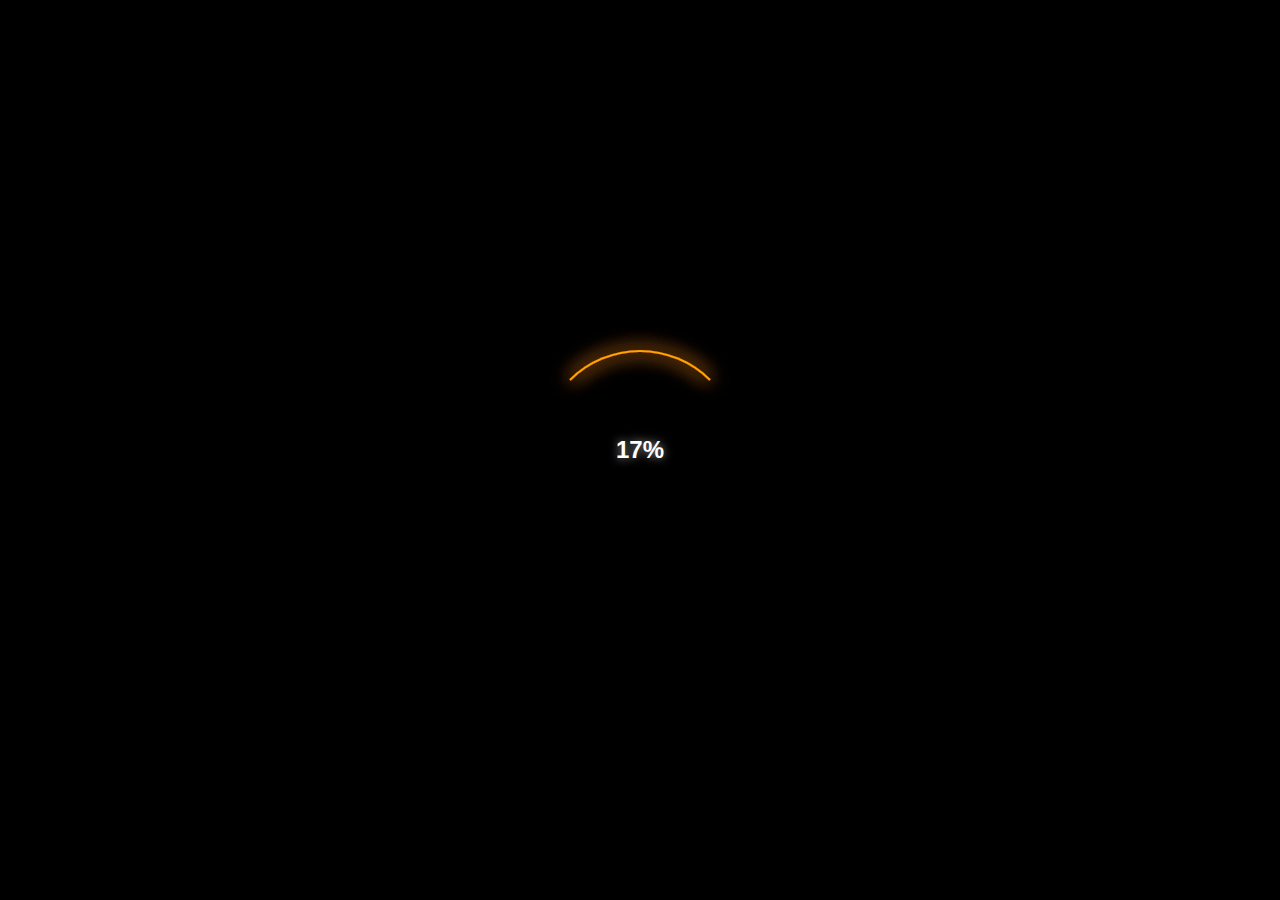
<file: index.html>
<!DOCTYPE html>
<html lang="en">
<head>
  <meta charset="UTF-8" />
  <meta name="viewport" content="width=device-width, initial-scale=1.0" />
  <title>Affordable Taxi Service for BIUST Students | RideLink Botswana</title>
  <meta name="description" content="BIUST RideLink connects BIUST students with trusted, affordable taxi drivers in Botswana. Enjoy fair, safe, and reliable transportation with verified drivers. Book your ride easily and avoid overcharging." />
  <link rel="stylesheet" href="./Home.css" />
  <link rel="icon" href="https://via.placeholder.com/32?text=Favicon" type="image/x-icon" />
  <script src="./app.js" defer></script>

  <!-- Loader Styles -->
  <style>
    .loader {
      position: fixed;
      top: 0;
      left: 0;
      width: 100vw;
      height: 100vh;
      background-color: #000;
      display: flex;
      justify-content: center;
      align-items: center;
      z-index: 9999;
    }
    .loader-inner {
      position: relative;
      width: 200px;
      height: 200px;
    }
    .ring {
      position: absolute;
      width: 100%;
      height: 100%;
      border-radius: 50%;
      border: 2px solid transparent;
      border-top-style: solid;
    }
    .r1 { border-top-color: #FFD700; animation: rotate1 1.4s linear infinite; filter: drop-shadow(0 0 10px #FFD700); }
    .r2 { border-top-color: #FF0000; animation: rotate2 1.9s linear infinite; filter: drop-shadow(0 0 10px #FF0000); }
    .r3 { border-top-color: #000000; animation: rotate3 2.3s linear infinite; filter: drop-shadow(0 0 10px #555); }
    .r4 { border-top-color: #FFA500; animation: rotate4 2.8s linear infinite; filter: drop-shadow(0 0 10px #FFA500); }
    .progress-text {
      position: absolute;
      top: 50%;
      left: 50%;
      transform: translate(-50%, -50%);
      color: white;
      font-size: 1.5em;
      font-weight: bold;
      text-shadow: 0 0 10px rgba(255, 255, 255, 0.6);
    }
    @keyframes rotate1 { 0% { transform: rotate(0deg); } 100% { transform: rotate(360deg); } }
    @keyframes rotate2 { 0% { transform: rotate(0deg); } 100% { transform: rotate(360deg); } }
    @keyframes rotate3 { 0% { transform: rotate(0deg); } 100% { transform: rotate(360deg); } }
    @keyframes rotate4 { 0% { transform: rotate(0deg); } 100% { transform: rotate(360deg); } }
  </style>

  <!-- LocalBusiness Structured Data for SEO -->
  <script type="application/ld+json">
  {
    "@context": "https://schema.org",
    "@type": "TaxiService",
    "name": "BIUST RideLink",
    "description": "Affordable and trusted taxi service connecting BIUST students with reliable drivers in Botswana.",
    "url": "https://yourdomain.com",
    "telephone": "+267 78 308 369",
    "areaServed": {
      "@type": "Place",
      "name": "Palapye, Botswana"
    },
    "address": {
      "@type": "PostalAddress",
      "addressLocality": "Palapye",
      "addressRegion": "Central District",
      "addressCountry": "BW"
    },
    "logo": "https://yourdomain.com/logo.png",
    "sameAs": [
      "https://https://web.facebook.com/profile.php?id=61578071232933 ",
      "https://twitter.com/yourprofile"
    ]
  }
  </script>
</head>

<body>
  <!-- Loader -->
  <div class="loader" id="loader">
    <div class="loader-inner">
      <div class="ring r1"></div>
      <div class="ring r2"></div>
      <div class="ring r3"></div>
      <div class="ring r4"></div>
      <div class="progress-text" id="progress-text">0%</div>
    </div>
  </div>

  <!-- Main Content -->
  <div id="main-content" style="display: none;">
    <header>
      <div class="header-content">
          <img src="./Images/light mode logo.png" alt="RideLink Logo" class="logo" />
          <nav id="mobileMenu">
              <a href="./index.html" id="active-tab">Home</a>
              <a href="./drivers.html">Drivers</a>
              <a href="./contacts.html">Contact</a>
          </nav>
          <button id="mode-toggle" aria-label="Toggle light and dark mode">Light Mode</button>
          <button class="menu-toggle" onclick="toggleMenu()">☰</button>
      </div>
    </header>

    <div class="container">
      <section class="landing-section">
        <div class="text-section">
          <h1>"No more overcharging. Just honest rides"</h1>
          <p>BIUST RideLink connects you with trusted, affordable taxi drivers. No more overcharging — just fair, student-friendly rides in and around BIUST. Simple. Honest. Local.</p>
          <a href="./Mainwhatsappform.html"><button>Book Now</button></a>
        </div>
        <div class="image-section">
          <img src="./Images/hero image.png" alt="Taxi Illustration" />
        </div>
      </section>

      <section id="about" class="section">
        <h2>About RideLink</h2>
        <p style="text-align: center; max-width: 800px; margin: auto;">
          BIUST RideLink is the trusted and affordable taxi service for BIUST students and residents of Palapye, Botswana. Our platform connects you with reliable, verified drivers who provide fair prices and safe rides. Say goodbye to overcharging and hello to easy, student-friendly transport in and around BIUST and Palapye.
        </p>
      </section>

      <section id="drivers" class="section">
        <h2>Top/Hot Drivers🔥</h2>
        <div class="drivers-list">
          <div class="driver-card">
            <img src="./Images/driver images/Daniel Melody.jpg" alt="Image of Driver" />
            <h3>Daniel Melody</h3>
            <div class="rating">⭐</div>
            <p>Palapye - BIUST</p>
            <p>Plate: B 227 BPT</p>
            <p>P40 per trip</p>
            <a href="Mainwhatsappform.html"><button>Book Now</button></a>
          </div>
          <div class="driver-card">
            <img src="./Images/driver images/Abednico Boitumelo.jpg" alt="Image of Driver" />
            <h3>Abednico Boitumelo</h3>
            <div class="rating">⭐</div>
            <p>BIUST - Palapye</p>
            <p>Plate: B 514 BWO</p>
            <p>P40 per trip</p>
            <a href="./Mainwhatsappform.html"><button>Book Now</button></a>
          </div>
          <div class="driver-card">
            <img src="./Images/driver images/Loeto Lathang.jpg" alt="Image of Driver" />
            <h3>Loeto Lathang</h3>
            <div class="rating">⭐</div>
            <p>BIUST - Mall</p>
            <p>Plate: B 115 BPI</p>
            <p>P35 per trip</p>
            <a href="./Mainwhatsappform.html"><button>Book Now</button></a>
          </div>
        </div>
      </section>

      <section id="contact" class="section contacts">
        <h2>Contact Us</h2>
        <p>Email: <a href="mailto:biustridelink@gmail.com">biustridelink@gmail.com</a></p>
        <p>Phone: +267 78 308 369</p>
      </section>
    </div>

    <footer>
      <p>&copy; 2025 RideLink. All rights reserved.</p>
      <p>Follow us on 
        <a href="https://web.facebook.com/profile.php?id=61578071232933" target="_blank">Facebook</a> | 
        <a href="https://twitter.com/yourprofile" target="_blank">Twitter</a>
        <div>
          <a href="https://www.flaticon.com/free-icons/trust" title="trust icons">Trust icons created by berkahicon - Flaticon</a>
        </div>
      </p>
    </footer>
  </div>

  <!-- Loader Script -->
  <script>
    const text = document.getElementById('progress-text');
    const loader = document.getElementById('loader');
    const main = document.getElementById('main-content');
    let progress = 0;

    const interval = setInterval(() => {
      progress += 1;
      text.textContent = `${progress}%`;
      if (progress >= 100) {
        clearInterval(interval);
        loader.style.display = 'none';
        main.style.display = 'block';
      }
    }, 40); // 100 * 40ms = ~4 seconds
  </script>
</body>
</html>
</file>
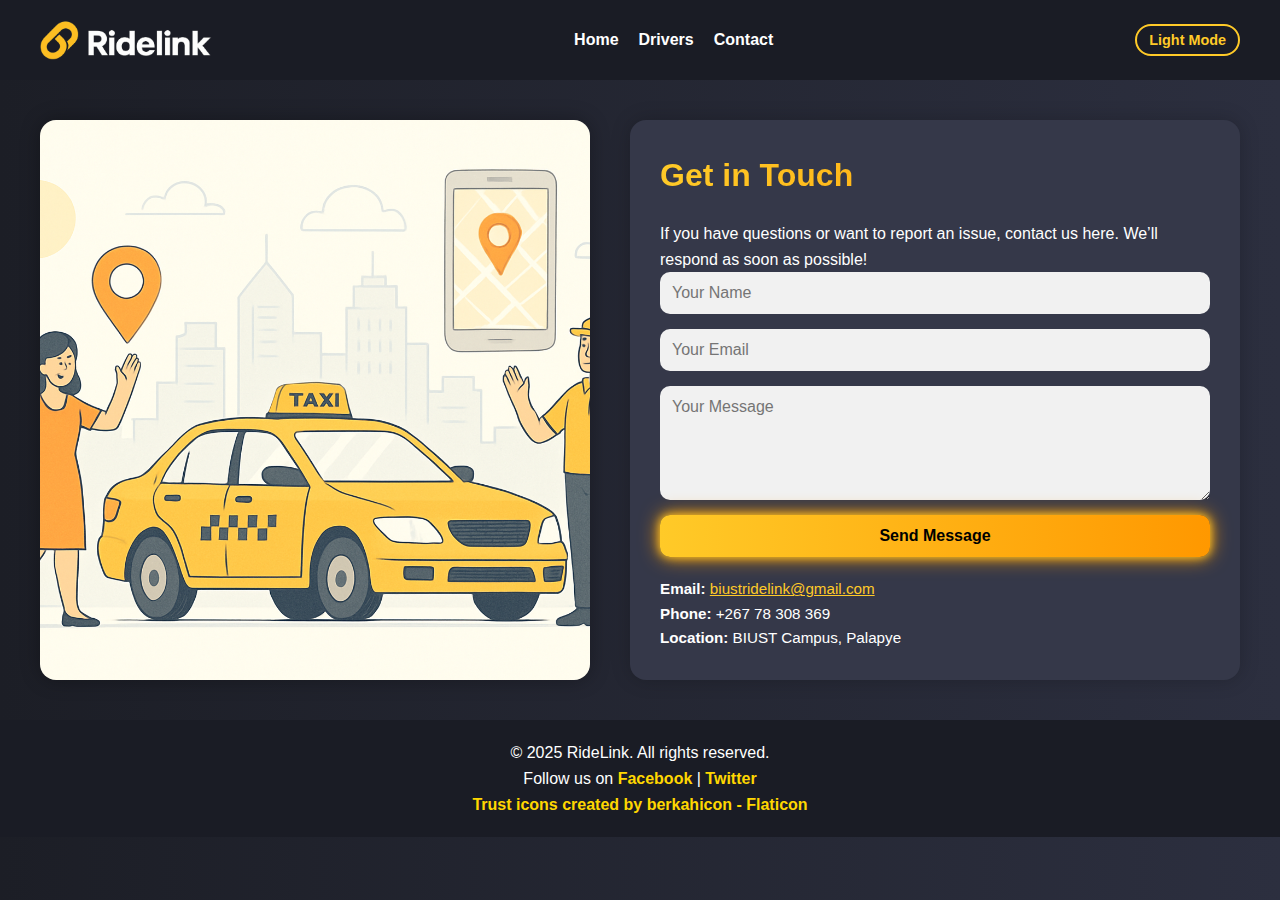
<file: contacts.html>
<!DOCTYPE html>
<html lang="en">
<head>
  <meta charset="UTF-8" />
  <meta name="viewport" content="width=device-width, initial-scale=1.0"/>
  <title>Contact Us | RideLink Botswana</title>
  <meta name="description" content="Get in touch with BIUST RideLink for safe and affordable taxi transport in Palapye. Reach out via email, phone, or the contact form." />
  <link rel="icon" href="https://via.placeholder.com/32?text=Favicon" type="image/x-icon" />
  <script src="./app.js" defer></script>
  <link rel="stylesheet" href="contacts.css"><link>
  <link rel="stylesheet" href="Home.css"><link>
</head>
<body>
  <header>
    <div class="header-content">
      <img src="./Images/light mode logo.png" alt="RideLink Logo" class="logo" />
      <nav id="mobileMenu">
        <a href="./index.html">Home</a>
        <a href="./drivers.html">Drivers</a>
        <a href="./contacts.html" id="active-tab">Contact</a>
      </nav>
      <button id="mode-toggle" aria-label="Toggle light and dark mode">Light Mode</button>
      <button class="menu-toggle" onclick="toggleMenu()">☰</button>
    </div>
  </header>

  <main class="contact-page">
    <div class="contact-wrapper">
      <div class="contact-image">
        <img src="./Images/light.mode.background.png" alt="Taxi Contact" />
      </div>
      <div class="contact-form">
        <h2>Get in Touch</h2>
        <p>If you have questions or want to report an issue, contact us here. We’ll respond as soon as possible!</p>
        <form action="https://api.web3forms.com/submit" method="POST">
      
          <input type="hidden" name="access_key" value="f53f9260-d38f-4d53-9e2d-e3dc147a28e1">

          <input name="name" type="text" placeholder="Your Name" required />
          <input name="email" type="email" placeholder="Your Email" required />
          <textarea name="messege" placeholder="Your Message" rows="5" required></textarea>
          <button type="submit">Send Message</button>
        </form>
        <div class="contact-info">
          <p><strong>Email:</strong> <a href="mailto:biustridelink@gmail.com">biustridelink@gmail.com</a></p>
          <p><strong>Phone:</strong> +267 78 308 369</p>
          <p><strong>Location:</strong> BIUST Campus, Palapye</p>
        </div>
      </div>
    </div>
  </main>

  <footer>
    <p>&copy; 2025 RideLink. All rights reserved.</p>
    <p>
      Follow us on
      <a href="https://web.facebook.com/profile.php?id=61578071232933" target="_blank">Facebook</a> |
      <a href="https://twitter.com/yourprofile" target="_blank">Twitter</a>
    </p>
    <div>
      <a href="https://www.flaticon.com/free-icons/trust" title="trust icons">Trust icons created by berkahicon - Flaticon</a>
    </div>
  </footer>
</body>
</html>
</file>
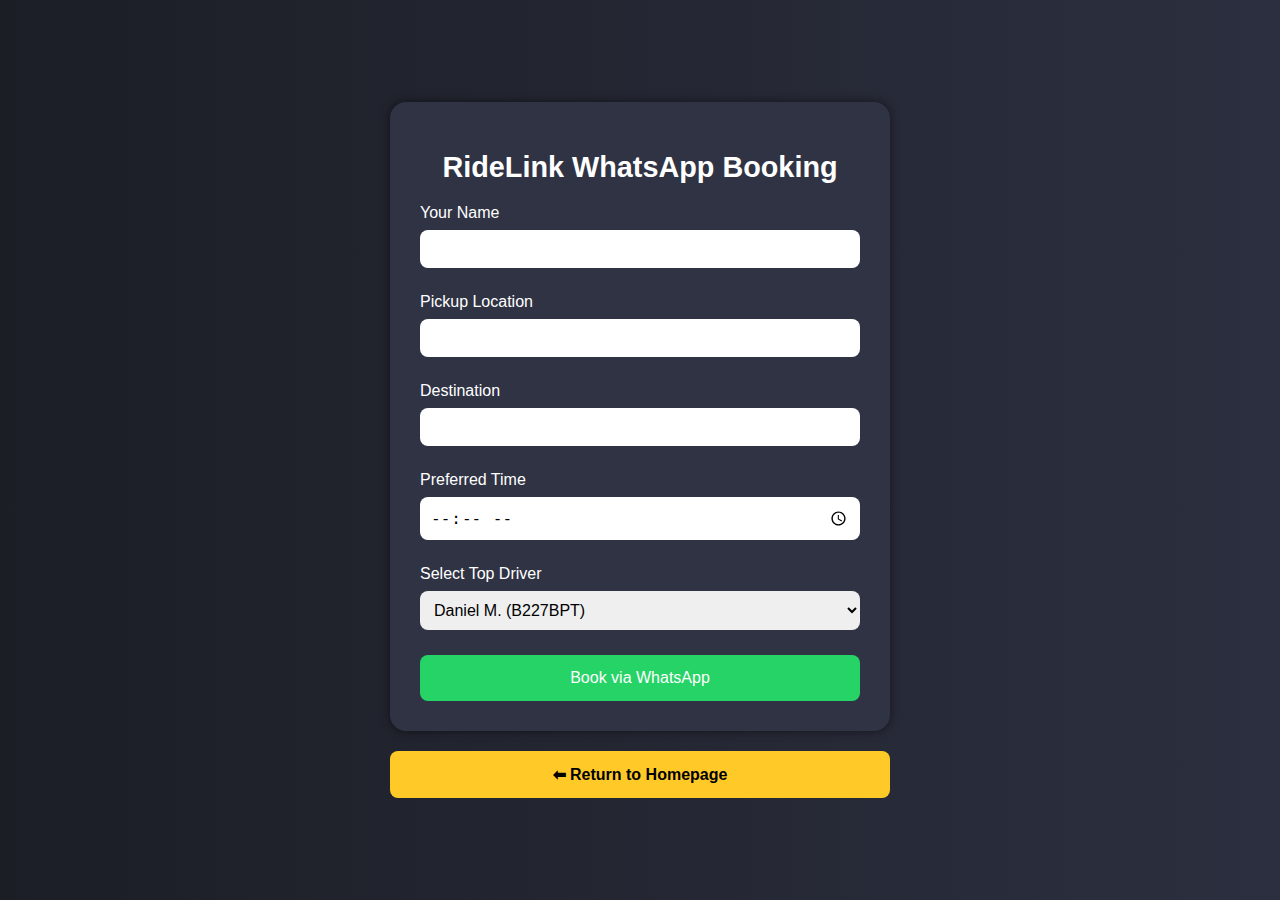
<file: Mainwhatsappform.html>
<!DOCTYPE html>
<html lang="en">
<head>
  <meta charset="UTF-8">
  <meta name="viewport" content="width=device-width, initial-scale=1.0">
  <title>RideLink WhatsApp Booking</title>
  <meta name="description" content="Book your ride with RideLink via WhatsApp. Connect with our trusted drivers for affordable and reliable transportation.">
  <link rel="stylesheet" href="./mainwhatsappfom.css">
  <script src="./app.js" defer></script>
</head>
<body>
  <main class="form-container" role="main">
    <h1>RideLink WhatsApp Booking</h1>
    <form id="bookingForm" autocomplete="on" onsubmit="sendToWhatsapp(event)">
      <label for="name">Your Name</label>
      <input type="text" id="name" name="name" required autocomplete="name">

      <label for="pickup">Pickup Location</label>
      <input type="text" id="pickup" name="pickup" required>

      <label for="destination">Destination</label>
      <input type="text" id="destination" name="destination" required>

      <label for="time">Preferred Time</label>
      <input type="time" id="time" name="time" required>

      <label for="driver">Select Top Driver</label>
      <select id="driver" name="driver" required>
        <option value="26775254251|Daniel M.">Daniel M. (B227BPT)</option>
        <option value="26775405588|Loeto L.">Loeto L. (B115BPI)</option>
        <option value="26776616387|Abednico B.">Abednico B. (B514BWO)</option>
      </select>

      <button type="submit">Book via WhatsApp</button>
    </form>
    
  </main>

  <a href="index.html" class="button back-button" style="width: 90%; max-width: 500px; text-align: center; padding: 14px; border-radius: 8px;" rel="noopener noreferrer">⬅ Return to Homepage</a>

</body>
</html>
</file>
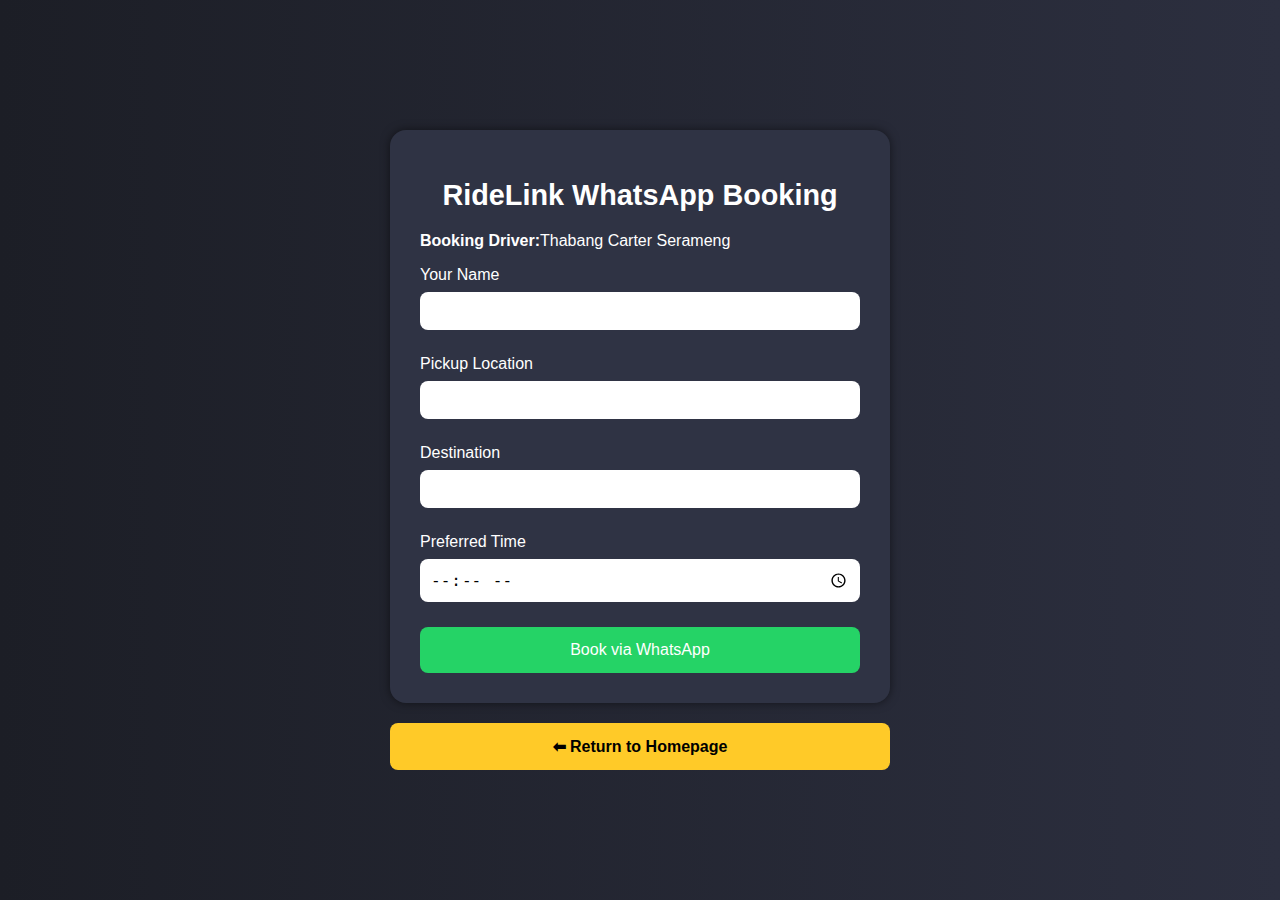
<file: DriversWhatappforms(HTML&CSS)/Driver1.html>
<!DOCTYPE html>
<html lang="en">
<head>
  <meta charset="UTF-8">
  <meta name="viewport" content="width=device-width, initial-scale=1">
  <title>RideLink Booking - Driver Page</title>
  <style>
    * {
      box-sizing: border-box;
    }

    body {
      font-family: Arial, sans-serif;
      background: linear-gradient(to right, #1c1e26, #2c2f3f);
      color: white;
      margin: 0;
      padding: 0;
      display: flex;
      justify-content: center;
      align-items: center;
      flex-direction: column;
      min-height: 100vh;
    }

    main.form-container {
      background-color: #2f3344;
      padding: 30px;
      border-radius: 16px;
      box-shadow: 0 0 10px rgba(0,0,0,0.5);
      width: 90%;
      max-width: 500px;
      margin-bottom: 20px;
    }

    .form-container h1 {
      text-align: center;
      margin-bottom: 20px;
      font-size: 1.8rem;
    }

    label {
      display: block;
      margin-bottom: 8px;
      margin-top: 15px;
    }

    input {
      width: 100%;
      padding: 10px;
      border-radius: 8px;
      border: none;
      margin-bottom: 10px;
      font-size: 1rem;
    }

    button {
      width: 100%;
      padding: 14px;
      background: #25d366;
      color: white;
      border: none;
      border-radius: 8px;
      font-size: 16px;
      cursor: pointer;
      margin-top: 15px;
    }

    button:hover {
      background: #1ebe5d;
    }

    .confirmation {
      margin-top: 15px;
      background-color: #28a745;
      padding: 12px;
      border-radius: 8px;
      text-align: center;
      display: none;
      font-weight: bold;
    }

    .back-button {
      background: #ffca28;
      color: #000;
      text-align: center;
      text-decoration: none;
      font-weight: bold;
    }

    .back-button:hover {
      background: #f2b400;
    }

    @media (max-width: 480px) {
      main.form-container {
        padding: 20px;
        border-radius: 12px;
      }

      h1 {
        font-size: 1.5rem;
      }

      input, button {
        font-size: 1rem;
      }
    }
  </style>
</head>
<body>
  <main class="form-container" role="main">
    <h1>RideLink WhatsApp Booking</h1>
    <p><strong>Booking Driver:</strong>Thabang Carter Serameng</p>
    <form id="bookingForm" autocomplete="on" onsubmit="sendToWhatsapp(event)">
      <label for="name">Your Name</label>
      <input type="text" id="name" name="name" required autocomplete="name">

      <label for="pickup">Pickup Location</label>
      <input type="text" id="pickup" name="pickup" required>

      <label for="destination">Destination</label>
      <input type="text" id="destination" name="destination" required>

      <label for="time">Preferred Time</label>
      <input type="time" id="time" name="time" required>

      <button type="submit">Book via WhatsApp</button>
    </form>
    <div class="confirmation" id="confirmationMessage">✅ Your booking request has been sent via WhatsApp!</div>
  </main>

  <a href="../index.html" class="button back-button" style="width: 90%; max-width: 500px; text-align: center; padding: 14px; border-radius: 8px;" rel="noopener noreferrer">⬅ Return to Homepage</a>

  <script>
    // Driver info should be replaced per driver file
    const DRIVER_NAME = "Thabang Carter Serameng";
    const DRIVER_PHONE = "26777013999";

    function sendToWhatsapp(event) {
      event.preventDefault();

      const name = document.getElementById("name").value.trim();
      const pickup = document.getElementById("pickup").value.trim();
      const destination = document.getElementById("destination").value.trim();
      const time = document.getElementById("time").value;

      const message = `🚨 *RideLink Booking Alert* 🚖\n\n` +
                      `*Driver:* ${DRIVER_NAME}\n` +
                      `*Customer:* ${name}\n` +
                      `*Pickup Location:* ${pickup}\n` +
                      `*Destination:* ${destination}\n` +
                      `*Time:* ${time}\n\n` +
                      `Please respond to confirm this trip.`;

      const whatsappURL = `https://wa.me/${DRIVER_PHONE}?text=${encodeURIComponent(message)}`;
      window.open(whatsappURL, '_blank', 'noopener,noreferrer');

      const confirmation = document.getElementById("confirmationMessage");
      confirmation.style.display = "block";
    }
  </script>
</body>
</html>
</file>
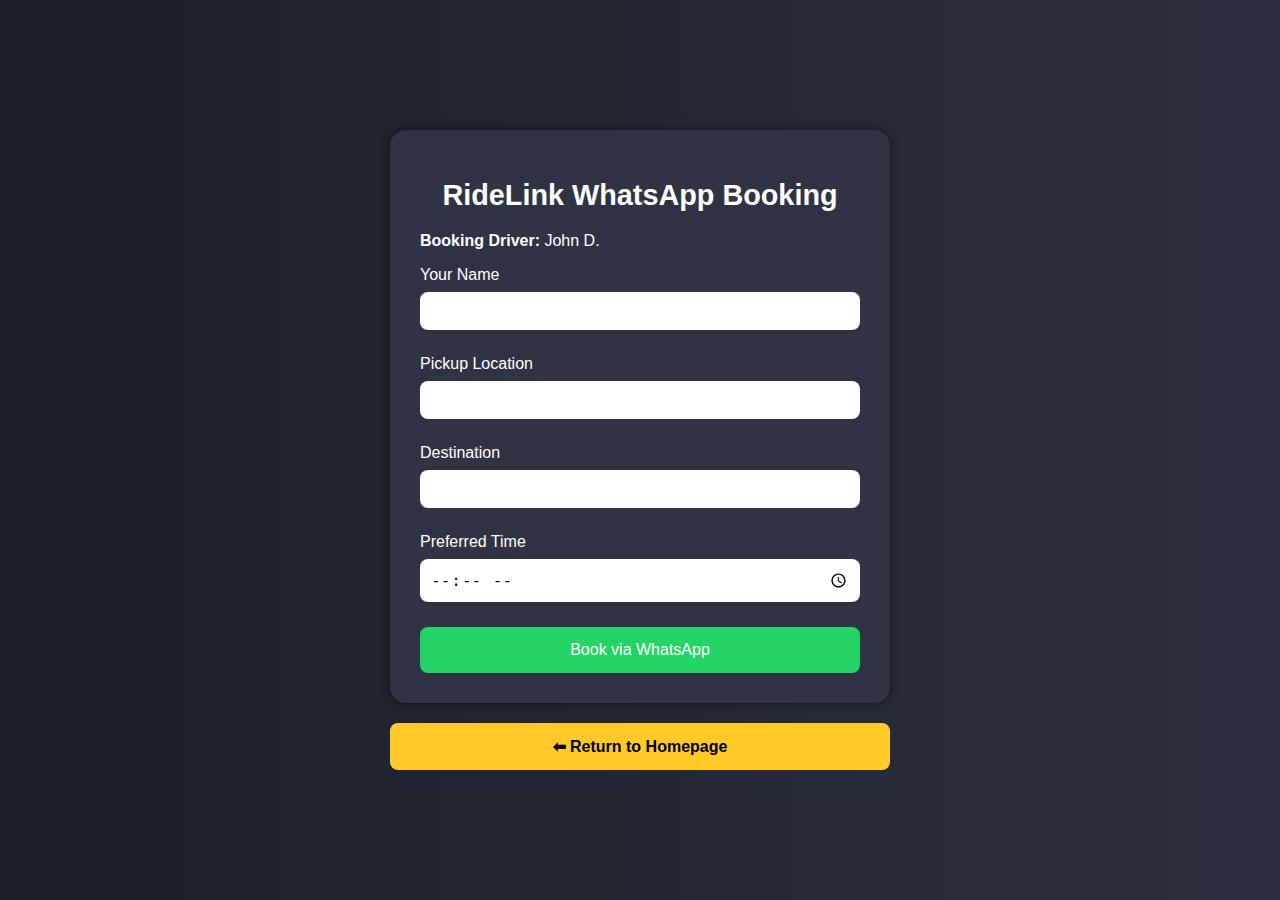
<file: DriversWhatappforms(HTML&CSS)/driver10.html>
<!DOCTYPE html>
<html lang="en">
<head>
  <meta charset="UTF-8">
  <meta name="viewport" content="width=device-width, initial-scale=1">
  <title>RideLink Booking - Driver Page</title>
  <style>
    * {
      box-sizing: border-box;
    }

    body {
      font-family: Arial, sans-serif;
      background: linear-gradient(to right, #1c1e26, #2c2f3f);
      color: white;
      margin: 0;
      padding: 0;
      display: flex;
      justify-content: center;
      align-items: center;
      flex-direction: column;
      min-height: 100vh;
    }

    main.form-container {
      background-color: #2f3344;
      padding: 30px;
      border-radius: 16px;
      box-shadow: 0 0 10px rgba(0,0,0,0.5);
      width: 90%;
      max-width: 500px;
      margin-bottom: 20px;
    }

    .form-container h1 {
      text-align: center;
      margin-bottom: 20px;
      font-size: 1.8rem;
    }

    label {
      display: block;
      margin-bottom: 8px;
      margin-top: 15px;
    }

    input {
      width: 100%;
      padding: 10px;
      border-radius: 8px;
      border: none;
      margin-bottom: 10px;
      font-size: 1rem;
    }

    button {
      width: 100%;
      padding: 14px;
      background: #25d366;
      color: white;
      border: none;
      border-radius: 8px;
      font-size: 16px;
      cursor: pointer;
      margin-top: 15px;
    }

    button:hover {
      background: #1ebe5d;
    }

    .confirmation {
      margin-top: 15px;
      background-color: #28a745;
      padding: 12px;
      border-radius: 8px;
      text-align: center;
      display: none;
      font-weight: bold;
    }

    .back-button {
      background: #ffca28;
      color: #000;
      text-align: center;
      text-decoration: none;
      font-weight: bold;
    }

    .back-button:hover {
      background: #f2b400;
    }

    @media (max-width: 480px) {
      main.form-container {
        padding: 20px;
        border-radius: 12px;
      }

      h1 {
        font-size: 1.5rem;
      }

      input, button {
        font-size: 1rem;
      }
    }
  </style>
</head>
<body>
  <main class="form-container" role="main">
    <h1>RideLink WhatsApp Booking</h1>
    <p><strong>Booking Driver:</strong> John D.</p>
    <form id="bookingForm" autocomplete="on" onsubmit="sendToWhatsapp(event)">
      <label for="name">Your Name</label>
      <input type="text" id="name" name="name" required autocomplete="name">

      <label for="pickup">Pickup Location</label>
      <input type="text" id="pickup" name="pickup" required>

      <label for="destination">Destination</label>
      <input type="text" id="destination" name="destination" required>

      <label for="time">Preferred Time</label>
      <input type="time" id="time" name="time" required>

      <button type="submit">Book via WhatsApp</button>
    </form>
    <div class="confirmation" id="confirmationMessage">✅ Your booking request has been sent via WhatsApp!</div>
  </main>

  <a href="../index.html" class="button back-button" style="width: 90%; max-width: 500px; text-align: center; padding: 14px; border-radius: 8px;" rel="noopener noreferrer">⬅ Return to Homepage</a>

  <script>
    // Driver info should be replaced per driver file
    const DRIVER_NAME = "John D.";
    const DRIVER_PHONE = "26777572432";

    function sendToWhatsapp(event) {
      event.preventDefault();

      const name = document.getElementById("name").value.trim();
      const pickup = document.getElementById("pickup").value.trim();
      const destination = document.getElementById("destination").value.trim();
      const time = document.getElementById("time").value;

      const message = `🚨 *RideLink Booking Alert* 🚖\n\n` +
                      `*Driver:* ${DRIVER_NAME}\n` +
                      `*Customer:* ${name}\n` +
                      `*Pickup Location:* ${pickup}\n` +
                      `*Destination:* ${destination}\n` +
                      `*Time:* ${time}\n\n` +
                      `Please respond to confirm this trip.`;

      const whatsappURL = `https://wa.me/${DRIVER_PHONE}?text=${encodeURIComponent(message)}`;
      window.open(whatsappURL, '_blank', 'noopener,noreferrer');

      const confirmation = document.getElementById("confirmationMessage");
      confirmation.style.display = "block";
    }
  </script>
</body>
</html>
</file>
<file: Home.css>
:root {
  --bg-gradient-start: #1c1e26;
  --bg-gradient-end: #2c2f3f;
  --header-bg: #1a1c25;
  --text-color: white;
  --accent-start: #ffca28;
  --accent-end: #ff9800;
  --card-bg: #353849;
  --shadow-color-start: #ffca28;
  --shadow-color-end: #ff9800;
  --link-color: white;
}
body.light-mode {
  --bg-gradient-start: #f5f7fa;
  --bg-gradient-end: #e2e8f0;
  --header-bg: #ffffff;
  --text-color: #222;
  --accent-start: #ff9800;
  --accent-end: #ffca28;
  --card-bg: #ffffff;
  --shadow-color-start: #ff9800;
  --shadow-color-end: #ffca28;
  --link-color: #333;
}

* {
  margin: 0;
  padding: 0;
  box-sizing: border-box;
  font-family: 'Segoe UI', Tahoma, Geneva, Verdana, sans-serif;
}

html {
  scroll-behavior: smooth;
}

body {
  background: linear-gradient(to right, var(--bg-gradient-start), var(--bg-gradient-end));
  color: var(--text-color);
  line-height: 1.6;
  transition: all 0.3s ease;
}

/* Header */
header {
  background: var(--header-bg);
  padding: 20px;
  position: sticky;
  top: 0;
  z-index: 1000;
}

.header-content {
  display: flex;
  justify-content: space-between;
  align-items: center;
  max-width: 1200px;
  margin: auto;
  flex-wrap: wrap;
}

.logo {
height: 40px;
  cursor: pointer;
}

#active-tab{
  color:color var(--accent-start);
}

nav {
  display: flex;
  align-items: center;
  gap: 20px;
}

nav a {
  color: var(--link-color);
  text-decoration: none;
  font-weight: bold;
  transition: color 0.3s;
}
nav a:hover {
  color: var(--accent-start);
}

.menu-toggle {
  display: none;
  font-size: 1.8rem;
  color: var(--accent-start);
  background: none;
  border: none;
  cursor: pointer;
}

/* Light/Dark toggle */
#mode-toggle {
  background: none;
  border: 2px solid var(--accent-start);
  color: var(--accent-start);
  padding: 6px 12px;
  border-radius: 20px;
  cursor: pointer;
  font-weight: bold;
  transition: all 0.3s;
  font-size: 0.9rem;
}

#mode-toggle:hover {
  background: var(--accent-start);
  color: #000;
}

body.light-mode nav.active a {
  color: white;
}


.container {
  max-width: 1200px;
  margin: auto;
  padding: 40px 20px;
  transition: color 0.3s ease;
}

.landing-section {
  display: flex;
  flex-direction: column-reverse;
  gap: 30px;
  align-items: center;
}

.landing-section .text-section {
  flex: 1;
  text-align: center;
}
.landing-section h1 {
  font-size: 2.5rem;
  margin-bottom: 20px;
  background: linear-gradient(90deg, var(--accent-start), var(--accent-end));
  background-clip: text;
  -webkit-background-clip: text;
  -webkit-text-fill-color: transparent;
}
.landing-section p {
  font-size: 1.1rem;
  margin-bottom: 30px;
}
.landing-section button {
  padding: 14px 30px;
  font-size: 1.1rem;
  background: linear-gradient(90deg, var(--accent-start), var(--accent-end));
  color: #000;
  border: none;
  border-radius: 10px;
  cursor: pointer;
  font-weight: bold;
  animation: pulse 2s infinite;
  box-shadow: 0 0 10px var(--shadow-color-start), 0 0 20px var(--shadow-color-end);
  transition: transform 0.3s ease, box-shadow 0.3s ease;
}
.landing-section button:hover {
  transform: scale(1.05);
  box-shadow: 0 0 20px var(--shadow-color-start), 0 0 30px var(--shadow-color-end);
}
@keyframes pulse {
  0% { box-shadow: 0 0 10px var(--shadow-color-start), 0 0 20px var(--shadow-color-end); }
  50% { box-shadow: 0 0 20px var(--shadow-color-start), 0 0 40px var(--shadow-color-end); }
  100% { box-shadow: 0 0 10px var(--shadow-color-start), 0 0 20px var(--shadow-color-end); }
}

.image-section img {
  max-width: 100%;
  border-radius: 16px;
  transition: filter 0.3s ease;
}
body.light-mode .image-section img {
  filter: brightness(0.9);
}

.section {
  margin-top: 60px;
}
.section h2 {
  font-size: 2rem;
  margin-bottom: 20px;
  text-align: center;
  position: relative;
}
.section h2::after {
  content: "";
  display: block;
  width: 60px;
  height: 3px;
  background: var(--accent-start);
  margin: 10px auto 0;
  border-radius: 2px;
}

.drivers-list {
  display: grid;
  grid-template-columns: repeat(auto-fit, minmax(250px, 1fr));
  gap: 20px;
}

.driver-card {
  background: var(--card-bg);
  padding: 20px;
  border-radius: 12px;
  text-align: center;
  transition: 0.3s ease;
  color: var(--text-color);
}
.driver-card:hover {
  transform: translateY(-5px);
  box-shadow: 0 10px 20px rgba(0, 0, 0, 0.3);
}
.driver-card img {
  height: 5rem;
  max-width: 180px;
  border-radius: 10px;
  margin-bottom: 10px;
  transition: filter 0.3s ease;
}
body.light-mode .driver-card img {
  filter: brightness(0.95);
}
.driver-card h3 {
  margin-bottom: 5px;
}
.rating {
  color: var(--accent-start);
  margin-bottom: 10px;
}
.driver-card button {
  margin-top: 12px;
  padding: 10px 20px;
  font-size: 1rem;
  background: linear-gradient(90deg, var(--accent-start), var(--accent-end));
  color: #000;
  border: none;
  border-radius: 8px;
  cursor: pointer;
  font-weight: bold;
  box-shadow: 0 0 8px var(--shadow-color-start), 0 0 16px var(--shadow-color-end);
  transition: transform 0.3s ease, box-shadow 0.3s ease;
}
.driver-card button:hover {
  transform: scale(1.05);
  box-shadow: 0 0 16px var(--shadow-color-start), 0 0 24px var(--shadow-color-end);
}

.more-drivers-button {
  display: inline-block;
  padding: 12px 28px;
  font-size: 1rem;
  color: #fff;
  background: linear-gradient(to right, #ffca28, #ff4081);
  border: none;
  border-radius: 8px;
  text-decoration: none;
  font-weight: bold;
  box-shadow: 0 4px 12px rgba(0,0,0,0.3);
  transition: transform 0.3s, box-shadow 0.3s;
  margin-top: 30px;
  text-align: center;
}

.more-drivers-button:hover {
  transform: scale(1.05);
  box-shadow: 0 6px 16px rgba(255, 64, 129, 0.5);
}


.contacts {
  text-align: center;
}
.contacts a {
  color: var(--accent-start);
  transition: color 0.3s;
}
.contacts a:hover {
  color: var(--accent-end);
}

/* Footer */
footer {
  background: var(--header-bg);
  padding: 20px;
  text-align: center;
  color: var(--text-color);
  width: 100%;
}
footer a {
  color: gold;
  text-decoration: none;
  font-weight: bold;
  transition: color 0.3s;
}
footer a:hover {
  color: var(--accent-start);
}

/* Responsive Layout */
@media (max-width: 768px) {
  nav {
    display: none;
    flex-direction: column;
    background: #2a2c38;
    padding: 10px;
    border-radius: 8px;
    margin-top: 10px;
    width: 100%;
  }

  nav.active {
    display: flex;
  }

  .menu-toggle {
    display: block;
  }

  .header-content {
    flex-direction: row;
    align-items: flex-start;
  }

  .landing-section {
    flex-direction: column-reverse;
    text-align: center;
  }

  .landing-section .text-section {
    padding: 0;
  }
}

@media (min-width: 768px) {
  .landing-section {
    flex-direction: row;
    text-align: left;
  }

  .landing-section .text-section {
    flex: 1;
    padding-right: 20px;
  }

  .image-section {
    flex: 1;
  }
}
</file>
<file: contacts.css>
:root {
      --bg-gradient-start: #1c1e26;
      --bg-gradient-end: #2c2f3f;
      --header-bg: #1a1c25;
      --text-color: white;
      --accent-start: #ffca28;
      --accent-end: #ff9800;
      --card-bg: #353849;
      --shadow-color-start: #ffca28;
      --shadow-color-end: #ff9800;
      --link-color: white;
    }

    #active-tab{
      color:color: var(--accent-start);
    }


    .contact-page {
      padding: 40px 20px;
    }

    .contact-wrapper {
      display: flex;
      flex-wrap: wrap;
      gap: 40px;
      align-items: stretch;
      justify-content: center;
      max-width: 1200px;
      margin: auto;
    }

    .contact-image {
      flex: 1;
      min-width: 300px;
    }

    .contact-image img {
      width: 100%;
      height: 100%;
      object-fit: cover;
      border-radius: 16px;
      box-shadow: 0 0 20px rgba(0,0,0,0.3);
    }

    .contact-form {
      flex: 1;
      min-width: 300px;
      background: var(--card-bg);
      padding: 30px;
      border-radius: 16px;
      box-shadow: 0 0 20px rgba(0,0,0,0.2);
    }

    .contact-form h2 {
      font-size: 2rem;
      margin-bottom: 20px;
      background: linear-gradient(90deg, var(--accent-start), var(--accent-end));
      -webkit-background-clip: text;
      -webkit-text-fill-color: transparent;
    }

    .contact-form form {
      display: flex;
      flex-direction: column;
      gap: 15px;
    }

    .contact-form input,
    .contact-form textarea {
      padding: 12px;
      border-radius: 10px;
      border: none;
      font-size: 1rem;
      background: #f1f1f1;
      color: #000;
    }

    .contact-form button {
      padding: 12px;
      background: linear-gradient(90deg, var(--accent-start), var(--accent-end));
      color: #000;
      border: none;
      border-radius: 10px;
      cursor: pointer;
      font-weight: bold;
      font-size: 1rem;
      box-shadow: 0 0 10px var(--shadow-color-start), 0 0 20px var(--shadow-color-end);
      transition: 0.3s ease;
    }

    .contact-form button:hover {
      transform: scale(1.05);
    }

    .contact-info {
      margin-top: 20px;
      font-size: 0.95rem;
    }

    .contact-info a {
      color: var(--accent-start);
    }
</file>
<file: mainwhatsappfom.css>
@import url('https://fonts.googleapis.com/css2?family=Roboto:wght@400;500;700&display=swap');
    /* Main Form Styles */
    * {
      box-sizing: border-box;
    }

    body {
      font-family: Arial, sans-serif;
      background: linear-gradient(to right, #1c1e26, #2c2f3f);
      color: white;
      margin: 0;
      padding: 0;
      display: flex;
      justify-content: center;
      align-items: center;
      flex-direction: column;
      min-height: 100vh;
    }

    main.form-container {
      background-color: #2f3344;
      padding: 30px;
      border-radius: 16px;
      box-shadow: 0 0 10px rgba(0,0,0,0.5);
      width: 90%;
      max-width: 500px;
      margin-bottom: 20px;
    }

    .form-container h1 {
      text-align: center;
      margin-bottom: 20px;
      font-size: 1.8rem;
    }

    label {
      display: block;
      margin-bottom: 8px;
      margin-top: 15px;
    }

    input, select {
      width: 100%;
      padding: 10px;
      border-radius: 8px;
      border: none;
      margin-bottom: 10px;
      font-size: 1rem;
    }

    button {
      width: 100%;
      padding: 14px;
      background: #25d366;
      color: white;
      border: none;
      border-radius: 8px;
      font-size: 16px;
      cursor: pointer;
      margin-top: 15px;
    }

    button:hover {
      background: #1ebe5d;
    }

    .back-button {
      background: #ffca28;
      color: #000;
      text-align: center;
      text-decoration: none;
      font-weight: bold;
    }

    .back-button:hover {
      background: #f2b400;
    }

    @media (max-width: 480px) {
      main.form-container {
        padding: 20px;
        border-radius: 12px;
      }

      h1 {
        font-size: 1.5rem;
      }

      input, select, button {
        font-size: 1rem;
      }
    }
</file>
